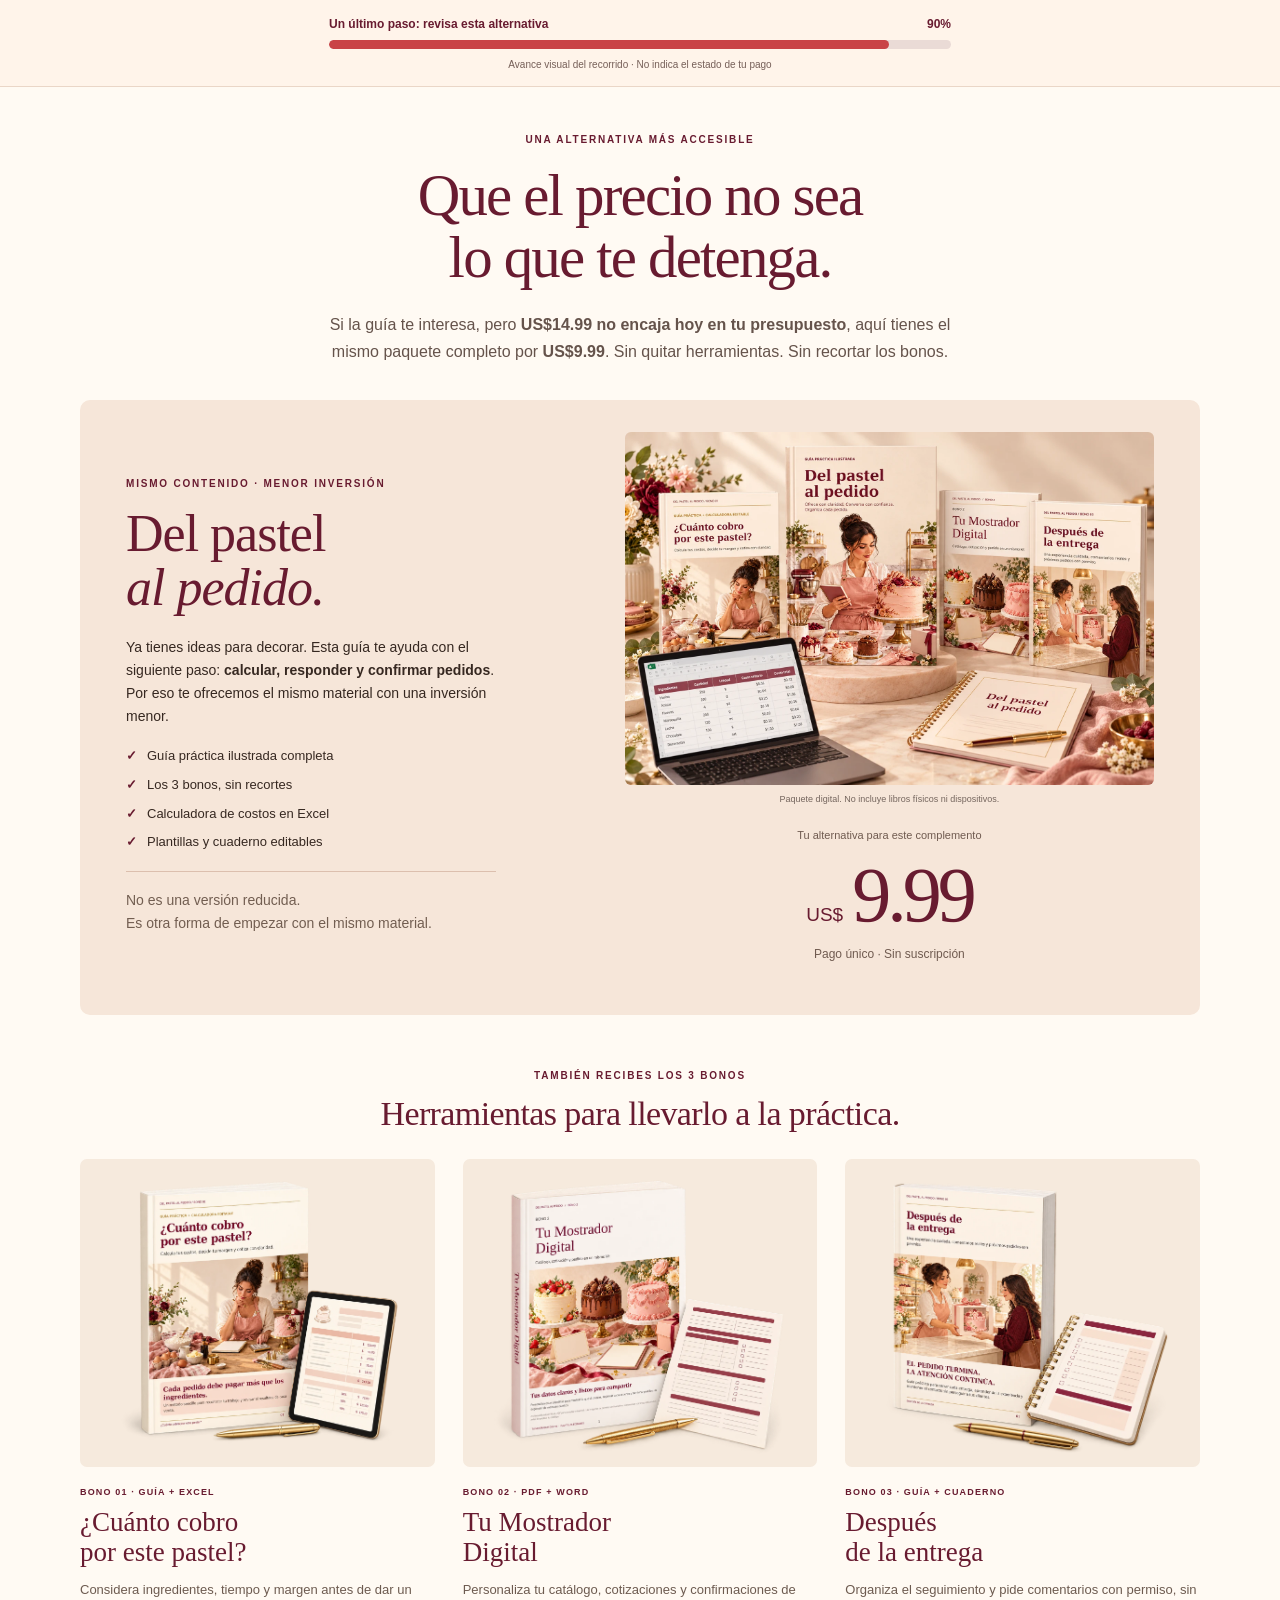
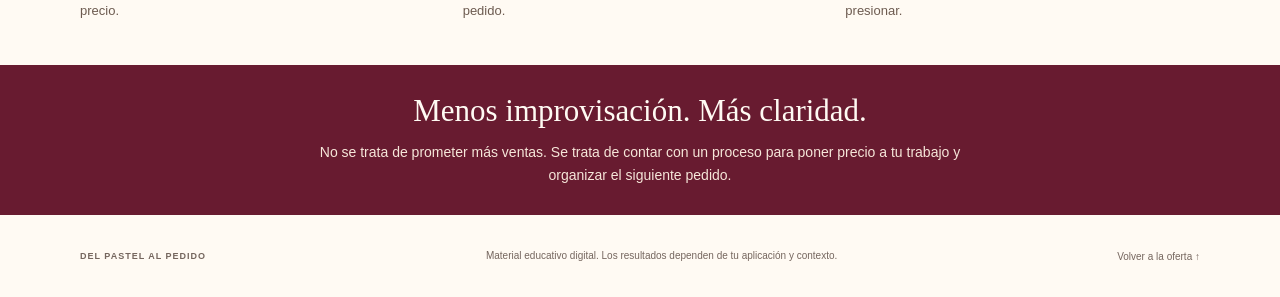
<file: inicio/dw1/index.html>
<!doctype html>
<html lang="es">
<head>
<meta charset="utf-8"><meta name="viewport" content="width=device-width,initial-scale=1">
<meta name="description" content="Si el precio te hizo dudar, conoce esta alternativa: Del pastel al pedido y sus tres bonos completos por US$9.99. Pago único con el mismo contenido completo.">
<meta name="theme-color" content="#681b30"><title>Del pastel al pedido · Una alternativa para ti</title>
<link rel="stylesheet" href="styles.css">
</head>
<body>
<header class="arrival"><div class="arrival-inner"><div class="progress-label"><span>Un último paso: revisa esta alternativa</span><strong>90%</strong></div><div class="progress" aria-hidden="true"><span></span></div><p>Avance visual del recorrido · No indica el estado de tu pago</p></div></header>
<main>
<section class="hero wrap"><p class="eyebrow">UNA ALTERNATIVA MÁS ACCESIBLE</p><h1>Que el precio no sea<br>lo que te detenga.</h1><p class="lead">Si la guía te interesa, pero <strong>US$14.99 no encaja hoy en tu presupuesto</strong>, aquí tienes el mismo paquete completo por <strong>US$9.99</strong>. Sin quitar herramientas. Sin recortar los bonos.</p></section>
<section class="offer wrap" id="oferta" aria-labelledby="offer-title">
<div class="offer-copy"><p class="eyebrow">MISMO CONTENIDO · MENOR INVERSIÓN</p><h2 id="offer-title">Del pastel<br><em>al pedido.</em></h2><p>Ya tienes ideas para decorar. Esta guía te ayuda con el siguiente paso: <strong>calcular, responder y confirmar pedidos</strong>. Por eso te ofrecemos el mismo material con una inversión menor.</p><ul class="checklist"><li>Guía práctica ilustrada completa</li><li>Los 3 bonos, sin recortes</li><li>Calculadora de costos en Excel</li><li>Plantillas y cuaderno editables</li></ul><p class="offer-aside">No es una versión reducida.<br>Es otra forma de empezar con el mismo material.</p></div>
<div class="offer-price"><figure><img src="assets/bundle.webp" width="1536" height="1024" alt="Del pastel al pedido junto a sus tres bonos, calculadora y cuaderno"><figcaption>Paquete digital. No incluye libros físicos ni dispositivos.</figcaption></figure><p class="price-label">Tu alternativa para este complemento</p><p class="price"><span>US$</span>9.99</p><p class="price-note">Pago único · Sin suscripción</p>
<!-- HOTMART - Sales Funnel Widget -->
<!--- sales funnel container --->
<div id="hotmart-sales-funnel"></div>

<!--- script load and setup --->
<script src="https://checkout.hotmart.com/lib/hotmart-checkout-elements.js"></script>
<script>
checkoutElements.init('salesFunnel').mount('#hotmart-sales-funnel')
</script>
<!-- HOTMART - Sales Funnel Widget -->
</div>
</section>
<section class="bonuses wrap" aria-labelledby="bonus-title"><div class="section-head"><p class="eyebrow">TAMBIÉN RECIBES LOS 3 BONOS</p><h2 id="bonus-title">Herramientas para llevarlo a la práctica.</h2></div><div class="bonus-grid">
<article><img src="assets/bonus1.webp" width="1024" height="1024" loading="lazy" alt="Bono ¿Cuánto cobro por este pastel? con calculadora editable"><div><p class="tag">BONO 01 · GUÍA + EXCEL</p><h3>¿Cuánto cobro<br>por este pastel?</h3><p>Considera ingredientes, tiempo y margen antes de dar un precio.</p></div></article>
<article><img src="assets/bonus2.webp" width="1024" height="1024" loading="lazy" alt="Bono Tu Mostrador Digital con plantillas editables"><div><p class="tag">BONO 02 · PDF + WORD</p><h3>Tu Mostrador<br>Digital</h3><p>Personaliza tu catálogo, cotizaciones y confirmaciones de pedido.</p></div></article>
<article><img src="assets/bonus3.webp" width="1024" height="1024" loading="lazy" alt="Bono Después de la entrega con cuaderno de seguimiento"><div><p class="tag">BONO 03 · GUÍA + CUADERNO</p><h3>Después<br>de la entrega</h3><p>Organiza el seguimiento y pide comentarios con permiso, sin presionar.</p></div></article>
</div></section>
<section class="closing"><div class="wrap"><h2>Menos improvisación. Más claridad.</h2><p>No se trata de prometer más ventas. Se trata de contar con un proceso para poner precio a tu trabajo y organizar el siguiente pedido.</p></div></section>
</main><footer class="wrap"><span>DEL PASTEL AL PEDIDO</span><p>Material educativo digital. Los resultados dependen de tu aplicación y contexto.</p><a href="#oferta">Volver a la oferta ↑</a></footer>
</body></html>
</file>
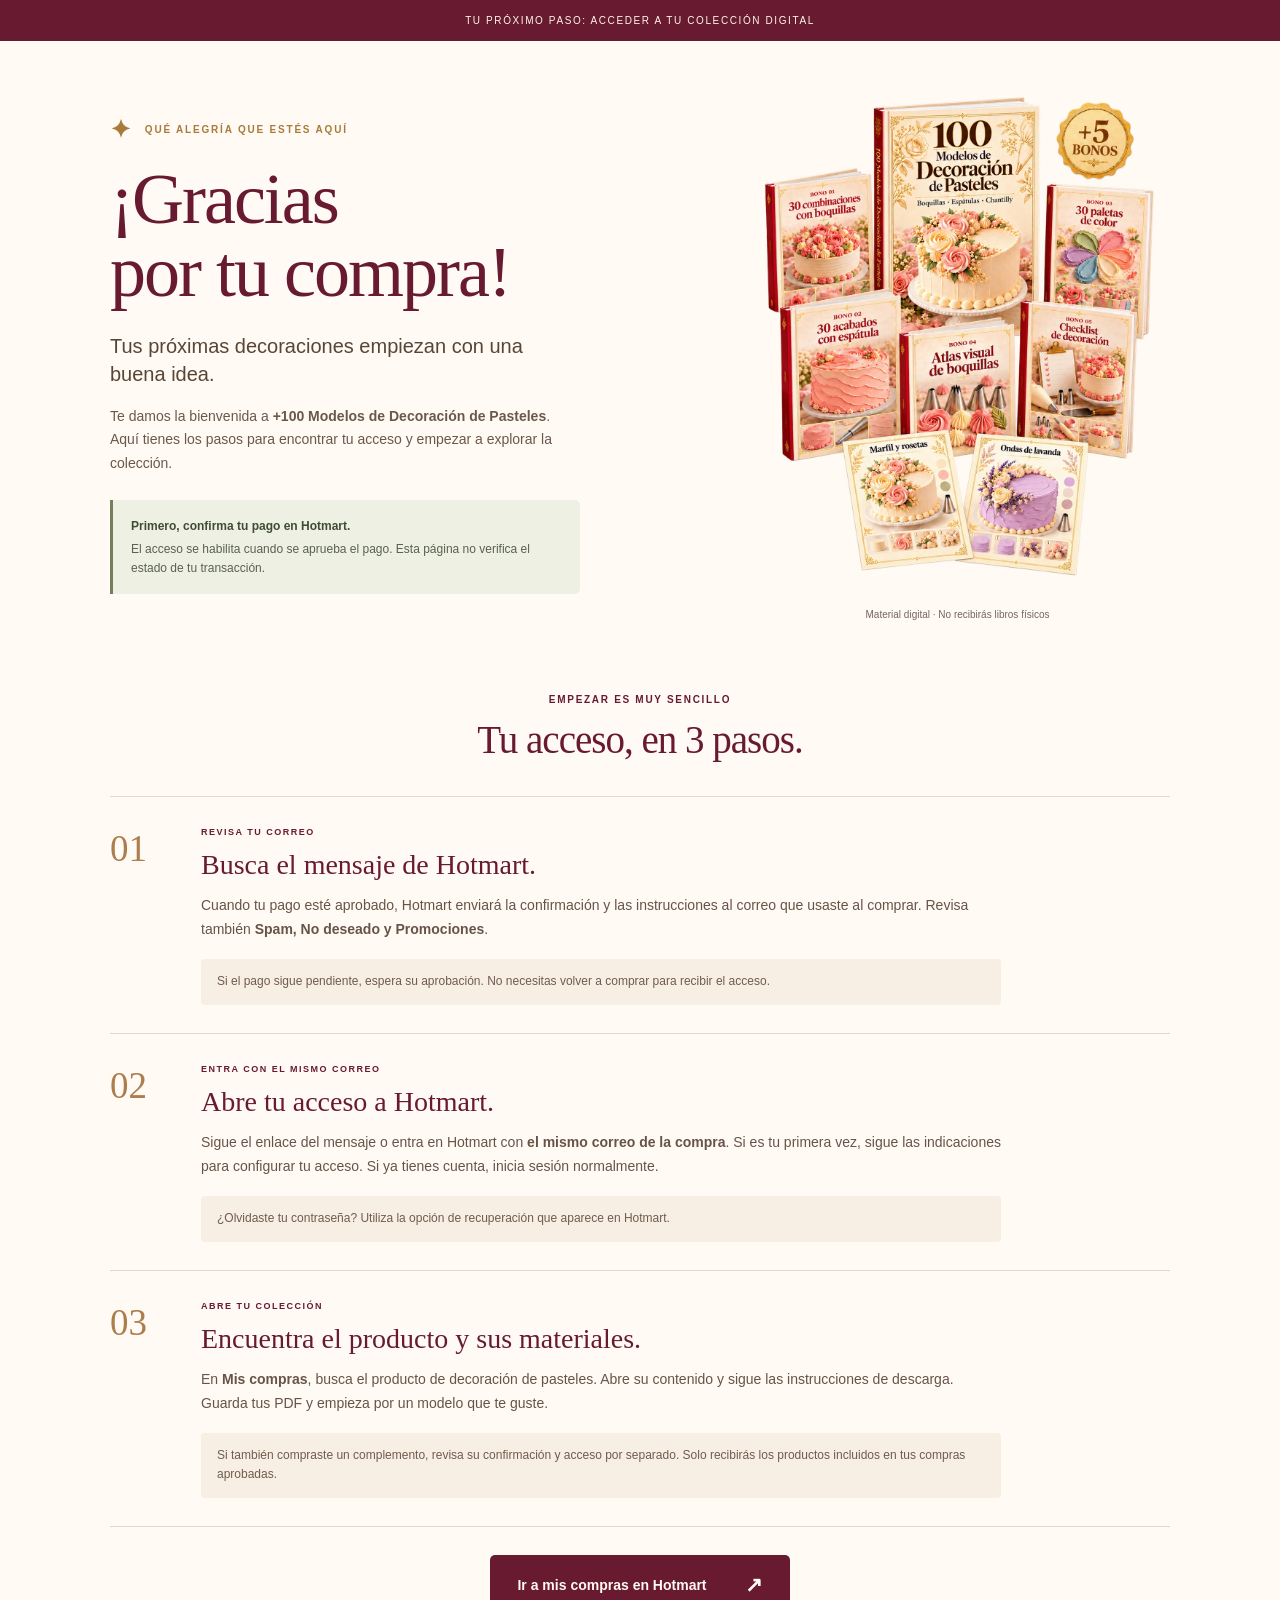
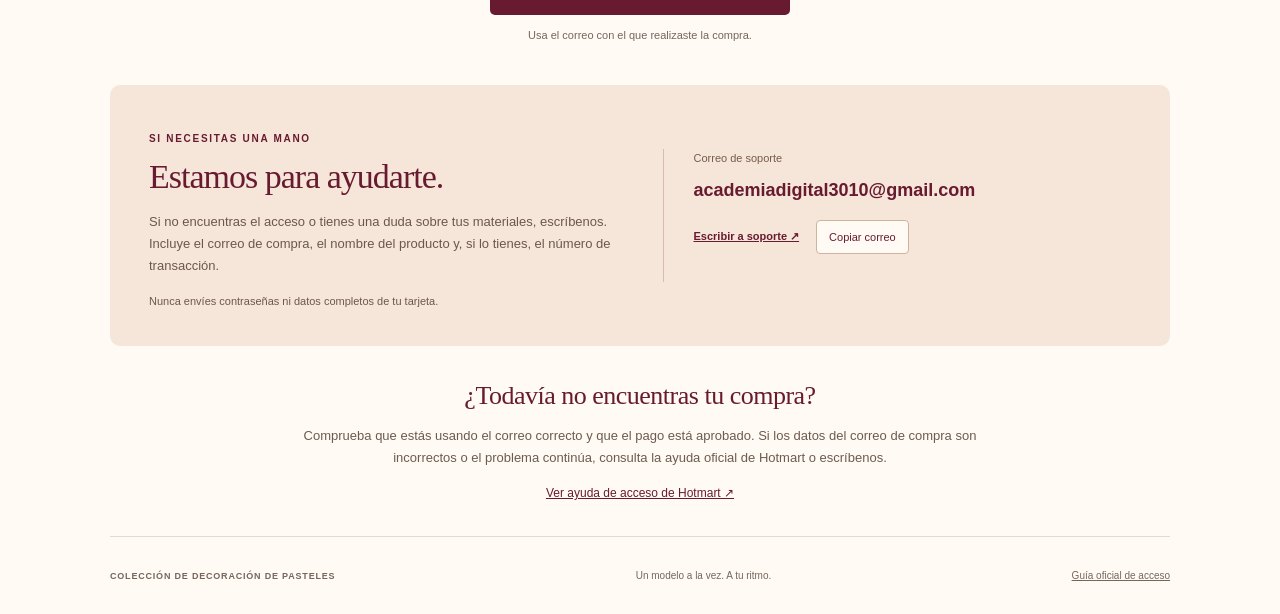
<file: inicio/gracias/index.html>
<!doctype html>
<html lang="es"><head><meta charset="utf-8"><meta name="viewport" content="width=device-width,initial-scale=1"><meta name="description" content="Gracias por elegir la colección de decoración de pasteles. Sigue los pasos para confirmar tu compra, entrar en Hotmart y acceder a tus materiales digitales."><meta name="theme-color" content="#681b30"><title>Decoración de pasteles · Gracias por tu compra</title><link rel="stylesheet" href="styles.css"></head>
<body>
<header class="topnote">TU PRÓXIMO PASO: ACCEDER A TU COLECCIÓN DIGITAL</header>
<main>
<section class="welcome wrap"><div class="welcome-copy"><div class="thanks-label"><span aria-hidden="true">✦</span> QUÉ ALEGRÍA QUE ESTÉS AQUÍ</div><h1>¡Gracias<br>por tu compra!</h1><p class="intro">Tus próximas decoraciones empiezan con una buena idea.</p><p>Te damos la bienvenida a <strong>+100 Modelos de Decoración de Pasteles</strong>. Aquí tienes los pasos para encontrar tu acceso y empezar a explorar la colección.</p><div class="payment-note"><strong>Primero, confirma tu pago en Hotmart.</strong><p>El acceso se habilita cuando se aprueba el pago. Esta página no verifica el estado de tu transacción.</p></div></div><figure><img src="assets/coleccion.webp" width="1122" height="1402" alt="Mockup de la colección de decoración de pasteles con su libro principal, cinco bonos y fichas visuales"><figcaption>Material digital · No recibirás libros físicos</figcaption></figure></section>
<section class="steps-section wrap" aria-labelledby="steps-title"><div class="section-head"><p class="eyebrow">EMPEZAR ES MUY SENCILLO</p><h2 id="steps-title">Tu acceso, en 3 pasos.</h2></div><ol class="steps">
<li><span class="number">01</span><div class="step-body"><p class="step-label">REVISA TU CORREO</p><h3>Busca el mensaje de Hotmart.</h3><p>Cuando tu pago esté aprobado, Hotmart enviará la confirmación y las instrucciones al correo que usaste al comprar. Revisa también <strong>Spam, No deseado y Promociones</strong>.</p><div class="tip">Si el pago sigue pendiente, espera su aprobación. No necesitas volver a comprar para recibir el acceso.</div></div></li>
<li><span class="number">02</span><div class="step-body"><p class="step-label">ENTRA CON EL MISMO CORREO</p><h3>Abre tu acceso a Hotmart.</h3><p>Sigue el enlace del mensaje o entra en Hotmart con <strong>el mismo correo de la compra</strong>. Si es tu primera vez, sigue las indicaciones para configurar tu acceso. Si ya tienes cuenta, inicia sesión normalmente.</p><div class="tip">¿Olvidaste tu contraseña? Utiliza la opción de recuperación que aparece en Hotmart.</div></div></li>
<li><span class="number">03</span><div class="step-body"><p class="step-label">ABRE TU COLECCIÓN</p><h3>Encuentra el producto y sus materiales.</h3><p>En <strong>Mis compras</strong>, busca el producto de decoración de pasteles. Abre su contenido y sigue las instrucciones de descarga. Guarda tus PDF y empieza por un modelo que te guste.</p><div class="tip">Si también compraste un complemento, revisa su confirmación y acceso por separado. Solo recibirás los productos incluidos en tus compras aprobadas.</div></div></li>
</ol><div class="access-action"><a class="button" href="https://consumer.hotmart.com/" target="_blank" rel="noopener noreferrer">Ir a mis compras en Hotmart <span aria-hidden="true">↗</span></a><p>Usa el correo con el que realizaste la compra.</p></div></section>
<section class="support wrap" aria-labelledby="support-title"><div><p class="eyebrow">SI NECESITAS UNA MANO</p><h2 id="support-title">Estamos para ayudarte.</h2><p>Si no encuentras el acceso o tienes una duda sobre tus materiales, escríbenos. Incluye el correo de compra, el nombre del producto y, si lo tienes, el número de transacción.</p><p class="privacy-note">Nunca envíes contraseñas ni datos completos de tu tarjeta.</p></div><div class="support-contact"><p>Correo de soporte</p><a class="email" href="mailto:academiadigital3010@gmail.com?subject=Ayuda%20con%20mi%20colecci%C3%B3n%20de%20pasteles">academiadigital3010@gmail.com</a><div class="contact-actions"><a href="mailto:academiadigital3010@gmail.com?subject=Ayuda%20con%20mi%20colecci%C3%B3n%20de%20pasteles">Escribir a soporte ↗</a><button type="button" id="copy-email">Copiar correo</button></div><p class="copy-status" id="copy-status" role="status" aria-live="polite"></p></div></section>
<section class="help wrap"><h2>¿Todavía no encuentras tu compra?</h2><p>Comprueba que estás usando el correo correcto y que el pago está aprobado. Si los datos del correo de compra son incorrectos o el problema continúa, consulta la ayuda oficial de Hotmart o escríbenos.</p><a href="https://suportehotmart.zendesk.com/hc/es-es/articles/360038516312--Qu%C3%A9-hacer-si-no-puedo-acceder-a-mi-compra" target="_blank" rel="noopener noreferrer">Ver ayuda de acceso de Hotmart ↗</a></section>
</main><footer class="wrap"><span>COLECCIÓN DE DECORACIÓN DE PASTELES</span><p>Un modelo a la vez. A tu ritmo.</p><a href="https://suportehotmart.zendesk.com/hc/es-es/articles/215827338--C%C3%B3mo-accedo-al-producto-que-compr%C3%A9-en-Hotmart" target="_blank" rel="noopener noreferrer">Guía oficial de acceso</a></footer>
<script src="script.js" defer></script></body></html>
</file>
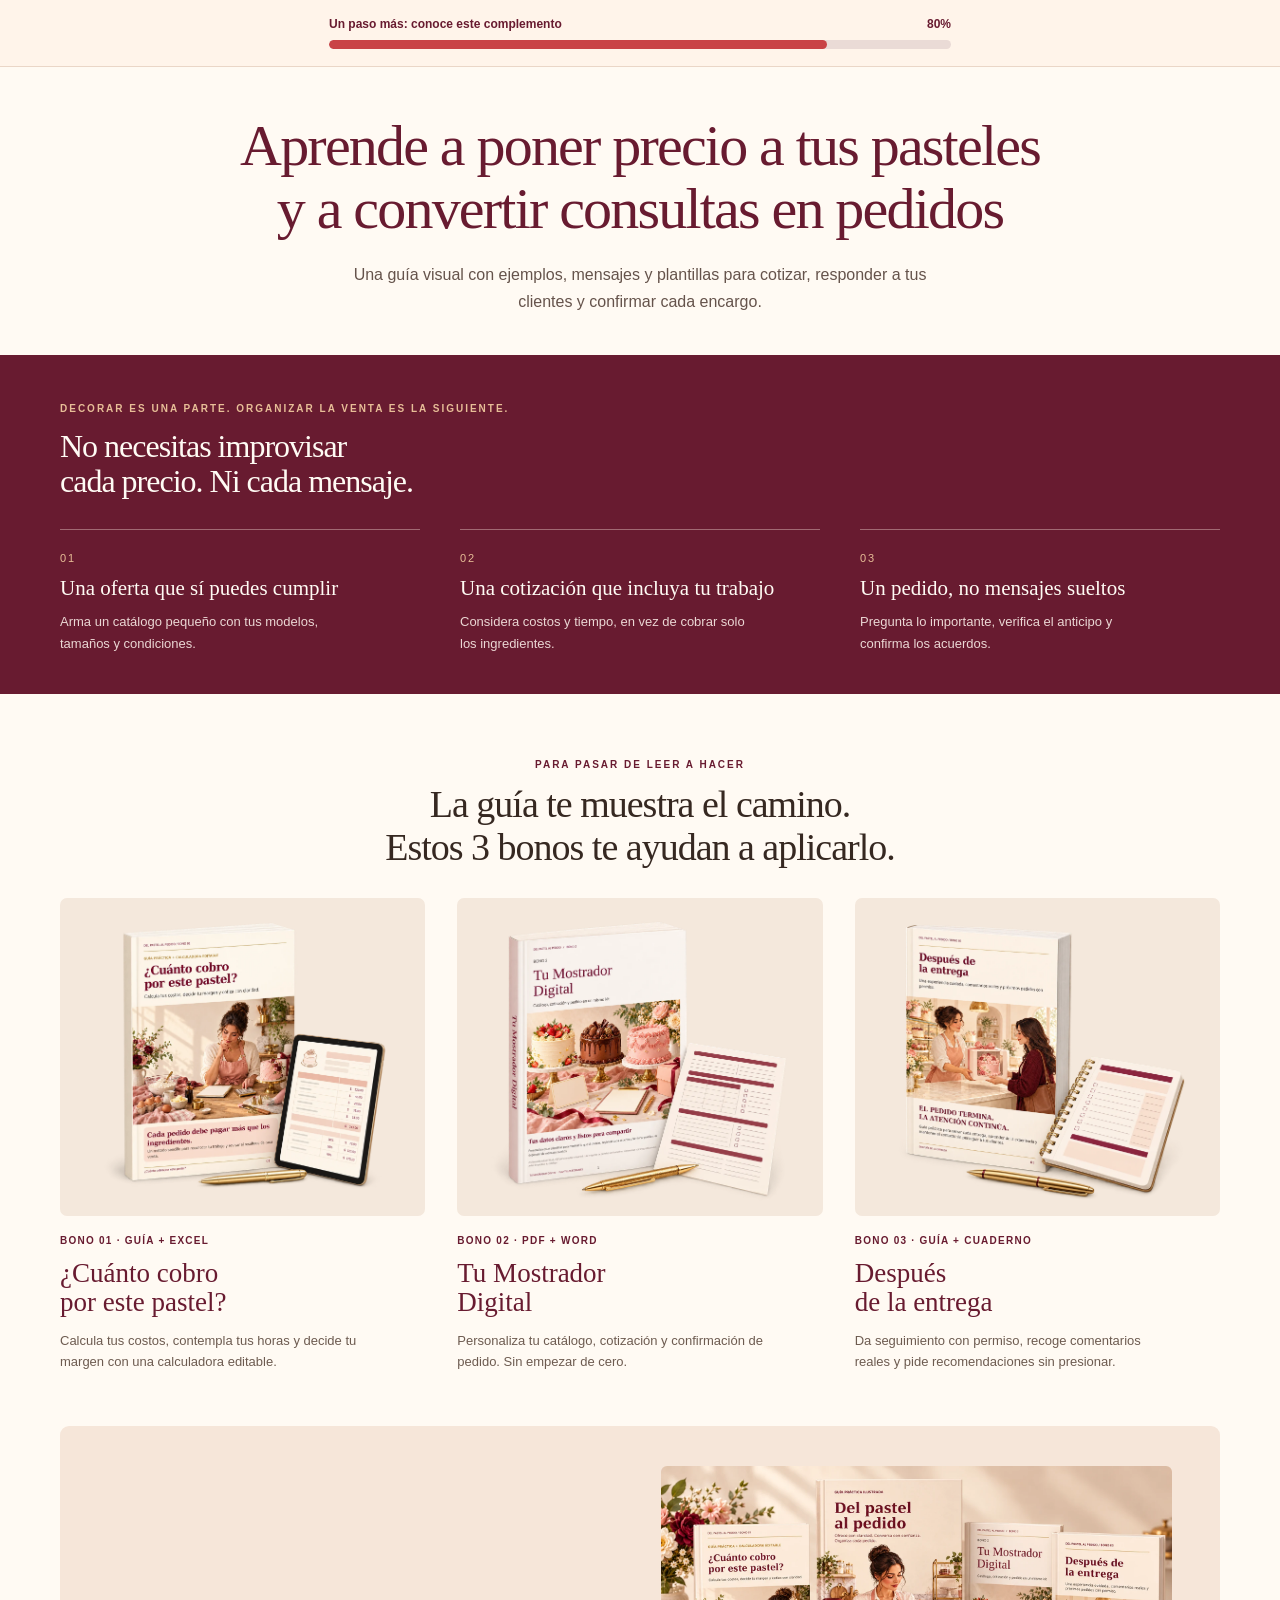
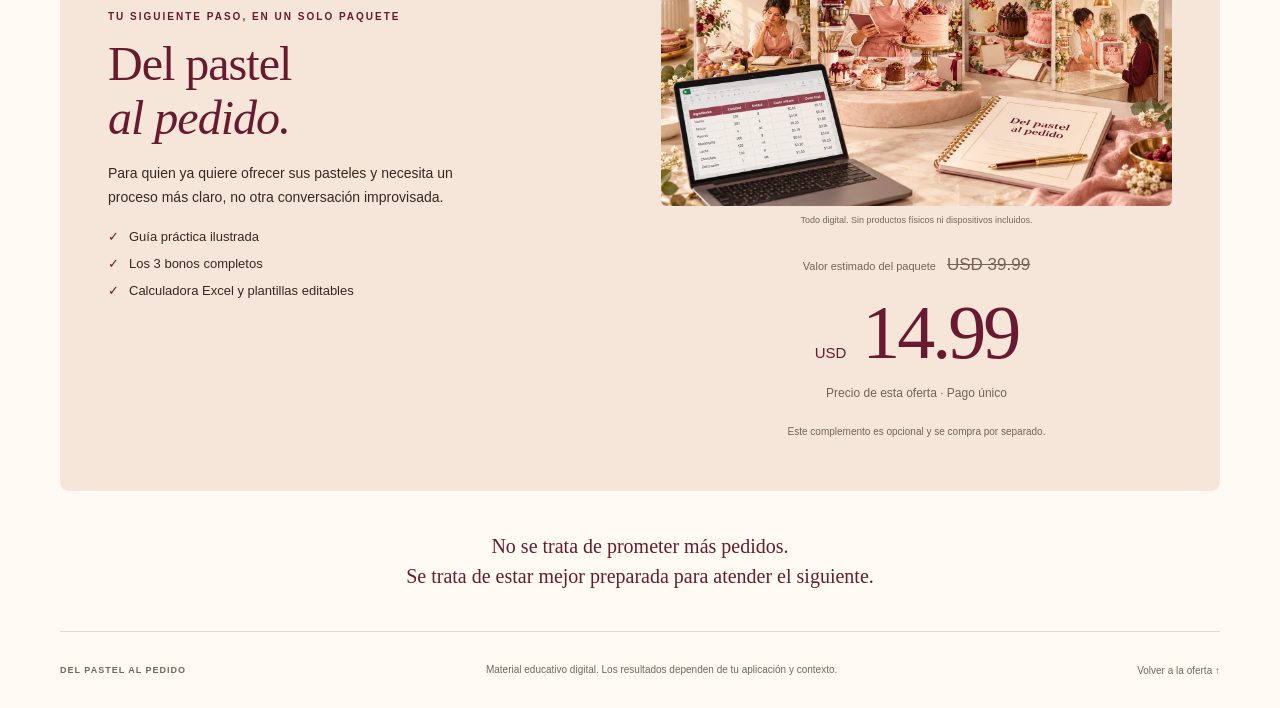
<file: inicio/up1/index.html>
<!doctype html>
<html lang="es"><head><meta charset="utf-8"><meta name="viewport" content="width=device-width,initial-scale=1"><meta name="description" content="Del pastel al pedido: guía práctica para cotizar, presentar tu catálogo y organizar pedidos de repostería. Incluye 3 bonos por USD 14.99."><meta name="theme-color" content="#681b30"><title>Del pastel al pedido · El siguiente paso</title><link rel="stylesheet" href="styles.css"></head>
<body><header class="arrival"><div class="arrival-inner"><div class="progress-label"><span>Un paso más: conoce este complemento</span><strong>80%</strong></div><div class="progress" aria-hidden="true"><span></span></div></div></header>
<main>
<section class="hero wrap"><div class="hero-copy"><h1>Aprende a poner precio a tus pasteles y a convertir consultas en pedidos</h1><p class="lead">Una guía visual con ejemplos, mensajes y plantillas para cotizar, responder a tus clientes y confirmar cada encargo.</p></div></section>
<section class="bridge"><div class="wrap"><p class="eyebrow">DECORAR ES UNA PARTE. ORGANIZAR LA VENTA ES LA SIGUIENTE.</p><h2>No necesitas improvisar<br>cada precio. Ni cada mensaje.</h2><div class="steps"><div><span class="step-no">01</span><h3>Una oferta que sí puedes cumplir</h3><p>Arma un catálogo pequeño con tus modelos, tamaños y condiciones.</p></div><div><span class="step-no">02</span><h3>Una cotización que incluya tu trabajo</h3><p>Considera costos y tiempo, en vez de cobrar solo los ingredientes.</p></div><div><span class="step-no">03</span><h3>Un pedido, no mensajes sueltos</h3><p>Pregunta lo importante, verifica el anticipo y confirma los acuerdos.</p></div></div></div></section>
<section class="bonuses wrap"><div class="section-head"><p class="eyebrow">PARA PASAR DE LEER A HACER</p><h2>La guía te muestra el camino.<br>Estos 3 bonos te ayudan a aplicarlo.</h2></div><div class="bonus-grid"><article><div class="bonus-image"><img src="assets/bonus1.webp" width="1024" height="1024" alt="Bono ¿Cuánto cobro por este pastel? y calculadora editable" loading="lazy"></div><p class="tag">BONO 01 · GUÍA + EXCEL</p><h3>¿Cuánto cobro<br>por este pastel?</h3><p>Calcula tus costos, contempla tus horas y decide tu margen con una calculadora editable.</p></article><article><div class="bonus-image"><img src="assets/bonus2.webp" width="1024" height="1024" alt="Bono Tu Mostrador Digital y plantillas editables" loading="lazy"></div><p class="tag">BONO 02 · PDF + WORD</p><h3>Tu Mostrador<br>Digital</h3><p>Personaliza tu catálogo, cotización y confirmación de pedido. Sin empezar de cero.</p></article><article><div class="bonus-image"><img src="assets/bonus3.webp" width="1024" height="1024" alt="Bono Después de la entrega con cuaderno de seguimiento" loading="lazy"></div><p class="tag">BONO 03 · GUÍA + CUADERNO</p><h3>Después<br>de la entrega</h3><p>Da seguimiento con permiso, recoge comentarios reales y pide recomendaciones sin presionar.</p></article></div></section>
<section class="offer wrap" id="oferta"><div class="offer-intro"><p class="eyebrow">TU SIGUIENTE PASO, EN UN SOLO PAQUETE</p><h2>Del pastel<br><em>al pedido.</em></h2><p>Para quien ya quiere ofrecer sus pasteles y necesita un proceso más claro, no otra conversación improvisada.</p><ul><li>Guía práctica ilustrada</li><li>Los 3 bonos completos</li><li>Calculadora Excel y plantillas editables</li></ul></div><div class="offer-price"><figure class="offer-visual"><img src="assets/bundle.webp" width="1536" height="1024" alt="Mockup de Del pastel al pedido, sus tres bonos, calculadora y cuaderno" loading="lazy"><figcaption>Todo digital. Sin productos físicos ni dispositivos incluidos.</figcaption></figure><p class="estimated">Valor estimado del paquete <s>USD 39.99</s></p><p class="price"><span>USD</span> 14.99</p><p class="price-note">Precio de esta oferta · Pago único</p><!-- HOTMART - Sales Funnel Widget -->
<!--- sales funnel container --->
<div id="hotmart-sales-funnel"></div>

<!--- script load and setup --->
<script src="https://checkout.hotmart.com/lib/hotmart-checkout-elements.js"></script>
<script>
checkoutElements.init('salesFunnel').mount('#hotmart-sales-funnel')
</script>
<!-- HOTMART - Sales Funnel Widget --><p class="optional">Este complemento es opcional y se compra por separado.</p></div></section>
<section class="closing wrap"><p>No se trata de prometer más pedidos.<br><strong>Se trata de estar mejor preparada para atender el siguiente.</strong></p></section>
</main><footer class="wrap"><span>DEL PASTEL AL PEDIDO</span><p>Material educativo digital. Los resultados dependen de tu aplicación y contexto.</p><a href="#oferta">Volver a la oferta ↑</a></footer></body></html>
</file>
<file: inicio/dw1/styles.css>
:root{--ink:#362821;--wine:#681b30;--cream:#fffaf3;--peach:#f6e6d9;--muted:#75665e}*{box-sizing:border-box}html{scroll-behavior:smooth;scroll-padding-top:24px}body{margin:0;background:var(--cream);color:var(--ink);font-family:Arial,Helvetica,sans-serif;-webkit-font-smoothing:antialiased}img{display:block;max-width:100%;height:auto}a{color:inherit}a:focus-visible{outline:3px solid #bd573e;outline-offset:6px}.wrap{width:min(1120px,calc(100% - 64px));margin-inline:auto}p{line-height:1.65}.arrival{background:#fff4ea;border-bottom:1px solid #ead6c7}.arrival-inner{max-width:670px;margin:auto;padding:17px 24px 12px}.progress-label{display:flex;justify-content:space-between;gap:20px;font-size:12px;font-weight:700;color:var(--wine)}.progress{height:9px;background:#eadbd6;border-radius:20px;margin-top:9px;overflow:hidden}.progress span{display:block;width:90%;height:100%;background:#c94346;border-radius:20px}.arrival p{font-size:10px;text-align:center;color:#765f58;margin:8px 0 0}.eyebrow,.tag{font-size:10px;font-weight:700;letter-spacing:1.8px;color:var(--wine);line-height:1.6}.hero{text-align:center;padding:45px 0 35px}.hero .eyebrow{margin:0 0 17px}h1,h2,h3{font-family:Georgia,'Times New Roman',serif;font-weight:400;color:var(--wine)}h1{font-size:clamp(36px,4.6vw,60px);line-height:1.06;letter-spacing:-1.8px;margin:0 0 23px}.lead{max-width:670px;margin:0 auto;font-size:16px;color:#65534b}.lead strong{font-weight:700}.offer{display:grid;grid-template-columns:.92fr 1.08fr;align-items:center;gap:48px;padding:32px 46px;background:var(--peach);border-radius:10px}.offer h2{font-size:52px;letter-spacing:-1px;line-height:1.05;margin:15px 0 20px}.offer-copy>p:not(.eyebrow){font-size:14px;max-width:370px}.checklist{padding:0;list-style:none;font-size:13px;line-height:2.2}.checklist li::before{content:'✓';color:var(--wine);font-weight:700;margin-right:10px}.offer-aside{border-top:1px solid #dcbfae;padding-top:17px;color:#725e51}.offer-price{text-align:center;min-width:0}.offer-price figure{margin:0 0 20px}.offer-price img{width:100%;aspect-ratio:1.5;object-fit:contain;border-radius:6px}.offer-price figcaption{font-size:9px;color:var(--muted);margin-top:8px;line-height:1.5}.price-label{font-size:11px;color:#705b50;margin:0}.price{font-family:Georgia,'Times New Roman',serif;font-size:78px;letter-spacing:-4px;color:var(--wine);line-height:1.08;margin:8px 0}.price span{font-family:Arial,Helvetica,sans-serif;font-size:19px;letter-spacing:0;margin-right:9px}.price-note{font-size:12px;color:#705b50;margin:8px 0 18px}.integration-placeholder{padding:18px 16px;border:1px dashed #bb8c77;background:#fff9f0;border-radius:6px}.integration-placeholder strong{font-size:13px;color:var(--wine)}.integration-placeholder p{font-size:12px;color:#796252;margin:8px 0}.integration-placeholder small{font-size:10px;color:#796252}.optional{font-size:10px;color:#756256;margin-bottom:0}.bonuses{padding-block:43px}.section-head{text-align:center}.section-head h2{font-size:34px;line-height:1.15;letter-spacing:-.6px;margin:10px 0 26px}.bonus-grid{display:grid;grid-template-columns:repeat(3,1fr);gap:28px}.bonus-grid article{min-width:0}.bonus-grid img{width:100%;aspect-ratio:1.15;object-fit:contain;background:#f6eadd;border-radius:7px;padding:8px}.tag{font-size:9px;letter-spacing:1.15px;margin:18px 0 9px}.bonus-grid h3{font-size:27px;line-height:1.08;margin:0 0 12px}.bonus-grid article p:last-child{font-size:13px;color:#6d5b50;margin:0}.closing{background:var(--wine);padding:28px 0;color:#f6e6d9;text-align:center}.closing h2{color:#fffaf3;font-size:31px;margin:0 0 12px}.closing p{font-size:14px;max-width:690px;margin:0 auto}footer{display:flex;align-items:center;justify-content:space-between;gap:25px;padding-block:23px;color:var(--muted)}footer span{font-size:9px;font-weight:700;letter-spacing:1px}footer p,footer a{font-size:10px}footer a{white-space:nowrap;text-decoration:none}@media(max-width:760px){.wrap{width:calc(100% - 36px)}.arrival-inner{padding:15px 18px 12px}.progress-label{font-size:10px}.arrival p{font-size:8px}.hero{padding:29px 0 27px}.hero .eyebrow{font-size:9px;margin-bottom:13px}h1{font-size:38px;letter-spacing:-1.3px;margin-bottom:18px}.lead{font-size:14px;max-width:480px}.offer{grid-template-columns:1fr;padding:26px 23px;gap:19px}.offer h2{font-size:43px}.offer-copy>p:not(.eyebrow){max-width:none;font-size:13px}.checklist{font-size:12px}.offer-aside{padding-top:13px;margin-bottom:0}.offer-price{border-top:1px solid #dfc7b8;padding-top:22px}.offer-price figure{margin-bottom:18px}.price{font-size:70px}.bonuses{padding-block:30px}.section-head h2{font-size:28px}.bonus-grid{grid-template-columns:1fr;gap:24px}.bonus-grid article{display:grid;grid-template-columns:43% 1fr;gap:15px;align-items:center}.bonus-grid img{aspect-ratio:.95;padding:3px}.tag{font-size:8px;letter-spacing:.6px;margin:0 0 8px}.bonus-grid h3{font-size:22px;margin-bottom:9px}.bonus-grid article p:last-child{font-size:11px}.closing{padding:25px 0}.closing h2{font-size:28px}.closing p{font-size:13px}footer{flex-wrap:wrap;gap:8px;padding-block:19px}footer p{order:3;margin:0;line-height:1.6}}@media(prefers-reduced-motion:reduce){html{scroll-behavior:auto}}
</file>
<file: inicio/gracias/styles.css>
:root{--ink:#362821;--wine:#681b30;--cream:#fffaf3;--peach:#f6e6d9;--muted:#75665e;--gold:#a97a3b}*{box-sizing:border-box}body{margin:0;background:var(--cream);color:var(--ink);font-family:Arial,Helvetica,sans-serif;-webkit-font-smoothing:antialiased}img{display:block;max-width:100%;height:auto}a{color:inherit}a:focus-visible,button:focus-visible{outline:3px solid #bd573e;outline-offset:5px}button{font:inherit}p{line-height:1.7}.wrap{width:min(1060px,calc(100% - 64px));margin-inline:auto}.topnote{background:var(--wine);color:#fff5e9;text-align:center;font-size:10px;letter-spacing:1.6px;padding:15px 20px}.welcome{display:grid;grid-template-columns:1.15fr .85fr;align-items:center;gap:60px;padding-block:48px 35px}.thanks-label{color:var(--gold);font-size:10px;font-weight:700;letter-spacing:1.8px;display:flex;align-items:center;gap:12px}.thanks-label span{font-size:25px}h1,h2,h3{font-family:Georgia,'Times New Roman',serif;font-weight:400;color:var(--wine)}h1{font-size:clamp(48px,5.8vw,72px);line-height:1.02;letter-spacing:-2px;margin:19px 0 22px}.intro{font-size:20px;line-height:1.4;color:#574638;margin:0 0 17px;max-width:420px}.welcome-copy>p:not(.intro){font-size:14px;max-width:470px;color:#6b584c}.welcome figure{margin:0}.welcome img{width:100%;max-height:510px;object-fit:contain}.welcome figcaption{font-size:10px;text-align:center;color:var(--muted);margin-top:10px}.payment-note{background:#eef0e4;border-left:3px solid #747f5b;padding:16px 18px;margin-top:24px;max-width:470px;border-radius:0 5px 5px 0}.payment-note strong{font-size:12px;color:#3f4c33}.payment-note p{font-size:12px;color:#59624d;line-height:1.6;margin:6px 0 0}.steps-section{padding:26px 0 40px}.section-head{text-align:center}.eyebrow,.step-label{font-size:10px;font-weight:700;letter-spacing:1.7px;color:var(--wine)}h2{font-size:39px;line-height:1.15;letter-spacing:-1px}.section-head h2{margin:10px 0 33px}.steps{list-style:none;padding:0;margin:0}.steps li{display:grid;grid-template-columns:75px 1fr;gap:16px;padding:28px 0;border-top:1px solid #e6d6c8}.number{font-family:Georgia,'Times New Roman',serif;color:#ad7d4e;font-size:37px;line-height:1.3}.step-label{font-size:9px;margin:0 0 9px;letter-spacing:1.5px}.steps h3{font-size:28px;line-height:1.15;margin:0 0 13px}.step-body>p:not(.step-label){font-size:14px;color:#675449;max-width:800px;margin:0}.tip{font-size:12px;line-height:1.65;color:#715c4d;background:#f7eee4;border-radius:4px;padding:13px 16px;margin-top:17px;max-width:800px}.access-action{text-align:center;border-top:1px solid #e6d6c8;padding-top:28px}.button{display:inline-flex;align-items:center;justify-content:center;gap:38px;background:var(--wine);color:#fffaf3;text-decoration:none;padding:18px 27px;border-radius:5px;font-size:14px;font-weight:700}.button:hover{background:#842d43}.button span{font-size:21px}.access-action p{font-size:11px;color:var(--muted);margin:11px 0 0}.support{display:grid;grid-template-columns:1fr 1fr;gap:45px;align-items:center;background:var(--peach);border-radius:10px;padding:35px 39px}.support h2{font-size:34px;margin:10px 0 15px}.support>div>p:not(.eyebrow){font-size:13px;color:#6d574b;margin:0}.support .privacy-note{font-size:11px!important;margin-top:15px!important}.support-contact{min-width:0;border-left:1px solid #d7bdac;padding-left:30px}.support-contact>p{font-size:11px!important;color:#775b49!important}.email{display:block;font-size:clamp(14px,1.6vw,18px);font-weight:700;line-height:1.6;color:var(--wine);text-decoration:none;overflow-wrap:anywhere;margin:8px 0 15px}.contact-actions{display:flex;gap:17px;align-items:center;flex-wrap:wrap}.contact-actions a{font-size:11px;color:var(--wine);font-weight:700}.contact-actions button{padding:10px 12px;background:#fffaf3;border:1px solid #ceb49f;border-radius:4px;color:var(--wine);font-size:11px;cursor:pointer}.contact-actions button:hover{background:white}.copy-status{font-size:11px;min-height:18px;margin:10px 0 0!important}.help{text-align:center;padding:35px 0}.help h2{font-size:26px;letter-spacing:-.5px;margin:0 0 14px}.help p{font-size:13px;color:#6d5b50;max-width:720px;margin:0 auto 14px}.help a{font-size:12px;color:var(--wine)}footer{display:flex;gap:20px;align-items:center;justify-content:space-between;border-top:1px solid #e5d8cd;padding-block:20px;color:var(--muted)}footer span{font-size:9px;font-weight:700;letter-spacing:.8px}footer p,footer a{font-size:10px}footer a{white-space:nowrap}@media(max-width:760px){.wrap{width:calc(100% - 36px)}.topnote{font-size:8px;letter-spacing:1px;padding:13px 15px}.welcome{grid-template-columns:1fr;gap:22px;padding-block:27px 18px}.welcome-copy{text-align:center}.thanks-label{justify-content:center;font-size:8px;letter-spacing:1.3px;gap:9px}.thanks-label span{font-size:22px}h1{font-size:51px;letter-spacing:-1.7px;margin:15px 0 18px}.intro{font-size:18px;max-width:350px;margin:0 auto 14px}.welcome-copy>p:not(.intro){font-size:13px;max-width:480px;margin-inline:auto}.payment-note{text-align:left;margin:20px auto 0;padding:14px 15px}.payment-note strong,.payment-note p{font-size:11px}.welcome figure{max-width:290px;margin:auto}.welcome img{max-height:360px}.welcome figcaption{font-size:9px}.steps-section{padding:19px 0 30px}.eyebrow{font-size:9px}.section-head h2{font-size:32px;margin-bottom:24px}.steps li{grid-template-columns:43px 1fr;gap:9px;padding:23px 0}.number{font-size:29px}.step-label{font-size:8px;letter-spacing:1px}.steps h3{font-size:24px;line-height:1.15;margin-bottom:10px}.step-body>p:not(.step-label){font-size:13px}.tip{font-size:11px;padding:12px;margin-top:14px}.button{font-size:12px;padding:16px 22px;gap:20px}.access-action p{font-size:10px}.support{grid-template-columns:1fr;gap:23px;padding:27px 23px}.support h2{font-size:30px}.support-contact{border-left:0;border-top:1px solid #d7bdac;padding:19px 0 0}.email{font-size:17px}.help{padding:30px 5px}.help h2{font-size:25px}.help p{font-size:12px}footer{flex-wrap:wrap;gap:8px;padding-block:17px}footer p{margin:0;order:3;width:100%;font-size:9px}footer span{font-size:8px}footer a{font-size:9px}}@media(prefers-reduced-motion:reduce){*{scroll-behavior:auto!important}}
</file>
<file: inicio/up1/styles.css>
:root{--ink:#362821;--wine:#681b30;--cream:#fffaf3;--peach:#f6e6d9;--gold:#a97a3b;--muted:#75665e}*{box-sizing:border-box}html{scroll-behavior:smooth;scroll-padding-top:22px}body{margin:0;color:var(--ink);background:var(--cream);font-family:Arial,Helvetica,sans-serif;-webkit-font-smoothing:antialiased}a{color:inherit}a:focus-visible{outline:3px solid #bd573e;outline-offset:5px}img{display:block;max-width:100%;height:auto}.wrap{width:min(1160px,calc(100% - 64px));margin-inline:auto}.arrival{background:#fff4ea;border-bottom:1px solid #ead6c7}.arrival-inner{max-width:670px;margin:auto;padding:17px 24px 13px}.progress-label{display:flex;justify-content:space-between;gap:20px;font-size:12px;font-weight:700;color:var(--wine)}.progress{height:9px;background:#eadbd6;border-radius:20px;margin-top:9px;overflow:hidden}.progress span{display:block;width:80%;height:100%;background:#c94346;border-radius:20px}.arrival p{font-size:11px;text-align:center;margin:8px 0 0;color:#765f58}.hero{padding-block:64px 50px;display:grid;grid-template-columns:1fr 1.12fr;align-items:center;gap:22px}.eyebrow,.tag{font-size:10px;font-weight:700;letter-spacing:2px;color:var(--wine);line-height:1.6}.hero h1{font-family:Georgia,'Times New Roman',serif;font-size:clamp(38px,4.4vw,62px);font-weight:400;line-height:1.03;letter-spacing:-2.5px;margin:22px 0;color:var(--wine)}em{font-weight:400}p{line-height:1.65}.lead{font-size:16px;max-width:430px;color:#65534b;margin-bottom:26px}.button{display:inline-flex;align-items:center;justify-content:space-between;gap:45px;background:var(--wine);color:#fffaf2;text-decoration:none;padding:17px 23px;border-radius:4px;font-size:14px;font-weight:700;transition:background .2s}.button:hover{background:#8b2b43}.button span{font-size:22px;font-weight:400}.micro{font-size:9px;letter-spacing:1.25px;color:var(--muted);margin-top:14px}.hero-visual{margin:0;position:relative}.hero-visual img{border-radius:160px 160px 8px 8px;aspect-ratio:1.12;object-fit:cover}.hero-visual figcaption{font-size:10px;text-align:center;color:var(--muted);margin-top:12px}.bridge{background:var(--wine);color:#fffbf4;padding:36px 0 40px}.bridge .eyebrow{color:#e7be97}.bridge h2{font-size:32px;line-height:1.1;margin:12px 0 30px}h2,h3{font-family:Georgia,'Times New Roman',serif;font-weight:400}h2{font-size:38px;line-height:1.12;letter-spacing:-1px}.steps{display:grid;grid-template-columns:repeat(3,1fr);gap:40px}.steps>div{position:relative;border-top:1px solid #a16a73;padding-top:18px}.step-no{font-size:11px;letter-spacing:2px;color:#e7be97}.steps h3{font-size:21px;margin:10px 0}.steps p{font-size:13px;color:#ebd7d4;max-width:300px;margin:0}.bonuses{padding-block:53px}.section-head{text-align:center}.section-head h2{margin:10px 0 30px}.bonus-grid{display:grid;grid-template-columns:repeat(3,1fr);gap:32px}.bonus-image{overflow:hidden;border-radius:7px;background:#f4e8dc}.bonus-image img{aspect-ratio:1.15;object-fit:cover;width:100%}.tag{letter-spacing:1.25px;margin:17px 0 10px}.bonus-grid h3{font-size:27px;line-height:1.07;color:var(--wine);margin:0 0 13px}.bonus-grid article>p:last-child{font-size:13px;color:#6d5b50;margin:0;max-width:320px}.offer{display:grid;grid-template-columns:1fr 1fr;background:var(--peach);border-radius:9px;padding:40px 48px;gap:70px}.offer h2{font-size:48px;color:var(--wine);margin:12px 0 18px}.offer-intro>p:not(.eyebrow){font-size:14px;max-width:350px}.offer ul{list-style:none;padding:0;font-size:13px;line-height:2.1}.offer li::before{content:'✓';color:var(--wine);margin-right:10px}.offer-price{text-align:center;align-self:center}.estimated{font-size:11px;color:#756256;margin:0}.estimated s{font-size:17px;margin-left:8px}.price{font-family:Georgia,'Times New Roman',serif;font-size:76px;letter-spacing:-3px;line-height:1.1;color:var(--wine);margin:12px 0 0}.price span{font-family:Arial,Helvetica,sans-serif;font-size:15px;letter-spacing:0}.price-note{font-size:12px;margin:10px 0 20px;color:#756256}.integration-placeholder{padding:20px 16px;border:1px dashed #bb8c77;background:#fff9f0;border-radius:5px}.integration-placeholder>span{display:block;font-size:22px;color:#a37b5a;margin-bottom:5px}.integration-placeholder strong{font-size:13px;color:var(--wine)}.integration-placeholder p{font-size:12px;margin:7px 0;color:#796252}.integration-placeholder small{font-size:10px;color:#796252}.optional{font-size:10px;color:#756256}.closing{text-align:center;padding-block:20px}.closing p{font-family:Georgia,'Times New Roman',serif;font-size:20px;color:var(--wine);line-height:1.5}.closing strong{font-weight:400}footer{display:flex;align-items:center;gap:30px;justify-content:space-between;border-top:1px solid #e5d8cd;padding-block:20px;color:var(--muted)}footer span{font-size:9px;font-weight:bold;letter-spacing:1px}footer p,footer a{font-size:10px}footer a{text-decoration:none;white-space:nowrap}@media(max-width:760px){.wrap{width:calc(100% - 36px)}.arrival-inner{padding:14px 18px 11px}.progress-label{font-size:10px}.arrival p{font-size:9px}.hero{grid-template-columns:1fr;padding:32px 0 27px;gap:24px}.hero-copy{text-align:center}.hero h1{font-size:42px;letter-spacing:-1.8px;line-height:1.05;margin:14px 0 18px}.hero .eyebrow{margin:0}.lead{font-size:14px;max-width:400px;margin:0 auto 20px}.button{font-size:13px;padding:13px 20px}.micro{font-size:8px;margin-bottom:0}.hero-visual img{border-radius:95px 95px 6px 6px;aspect-ratio:1.28}.hero-visual figcaption{font-size:8px}.bridge{padding:26px 0}.bridge .eyebrow{font-size:8px;letter-spacing:1.3px}.bridge h2{font-size:27px;margin-bottom:22px}.steps{grid-template-columns:1fr;gap:14px}.steps>div{padding-top:13px;padding-left:34px}.step-no{position:absolute;left:0;top:16px;font-size:10px}.steps h3{font-size:18px;margin:0 0 5px}.steps p{font-size:12px;max-width:none}.bonuses{padding-block:30px}.section-head h2{font-size:28px;margin-bottom:24px}.eyebrow{font-size:9px;letter-spacing:1.4px}.bonus-grid{grid-template-columns:1fr;gap:23px}.bonus-grid article{display:grid;grid-template-columns:43% 1fr;column-gap:15px;align-content:start}.bonus-image{grid-row:1/4;align-self:center}.bonus-image img{aspect-ratio:.88;object-fit:cover}.tag{font-size:8px;letter-spacing:.7px;margin:3px 0 8px}.bonus-grid h3{font-size:21px;margin-bottom:8px}.bonus-grid article>p:last-child{font-size:11px;line-height:1.55}.offer{grid-template-columns:1fr;gap:18px;padding:27px 23px}.offer h2{font-size:39px;margin:10px 0 14px}.offer-intro>p:not(.eyebrow){font-size:12px;max-width:none}.offer ul{font-size:12px;margin-bottom:0}.price{font-size:66px}.offer-price{border-top:1px solid #dfc7b8;padding-top:21px}.integration-placeholder{padding:16px 10px}.closing{padding-block:16px}.closing p{font-size:17px}footer{flex-wrap:wrap;gap:8px;padding-block:17px}footer p{order:3;margin:0;font-size:9px}footer a{font-size:9px}}@media(prefers-reduced-motion:reduce){html{scroll-behavior:auto}.button{transition:none}}
/* Preserve the complete digital bundle and every bonus cover at all widths. */
.hero-visual img{aspect-ratio:1.5;object-fit:contain;border-radius:8px}.bonus-image img{object-fit:contain;padding:10px}@media(max-width:760px){.hero-visual img{aspect-ratio:1.5;border-radius:6px}.bonus-image img{object-fit:contain;padding:3px}}

/* Revision: focused headline, bundle beside the price, compact top bar. */
.hero{display:block;text-align:center;padding-block:48px 40px}.hero-copy{max-width:870px;margin:auto}.hero h1{font-size:clamp(36px,4.6vw,58px);line-height:1.08;letter-spacing:-1.8px;text-wrap:balance}.hero .lead{max-width:620px;margin:0 auto 24px}.offer-visual{margin:0 0 23px}.offer-visual img{width:100%;aspect-ratio:1.5;object-fit:contain;border-radius:6px}.offer-visual figcaption{font-size:9px;color:var(--muted);line-height:1.5;margin-top:8px}.offer{align-items:center;gap:42px}.offer-price{min-width:0}.arrival-inner{padding-bottom:17px}@media(max-width:760px){.hero{padding-block:30px 27px}.hero h1{font-size:35px;letter-spacing:-1px;margin:15px 0 18px}.hero .lead{font-size:14px;margin-bottom:19px}.offer{gap:18px}.offer-visual{margin-bottom:20px}.offer-visual figcaption{font-size:8px}.arrival-inner{padding-bottom:14px}}

/* Clean hero: headline and main explanation only. */
.hero h1{margin-top:0}.hero .lead{margin-bottom:0}@media(max-width:760px){.hero h1{margin-top:0}.hero .lead{margin-bottom:0}}
</file>
